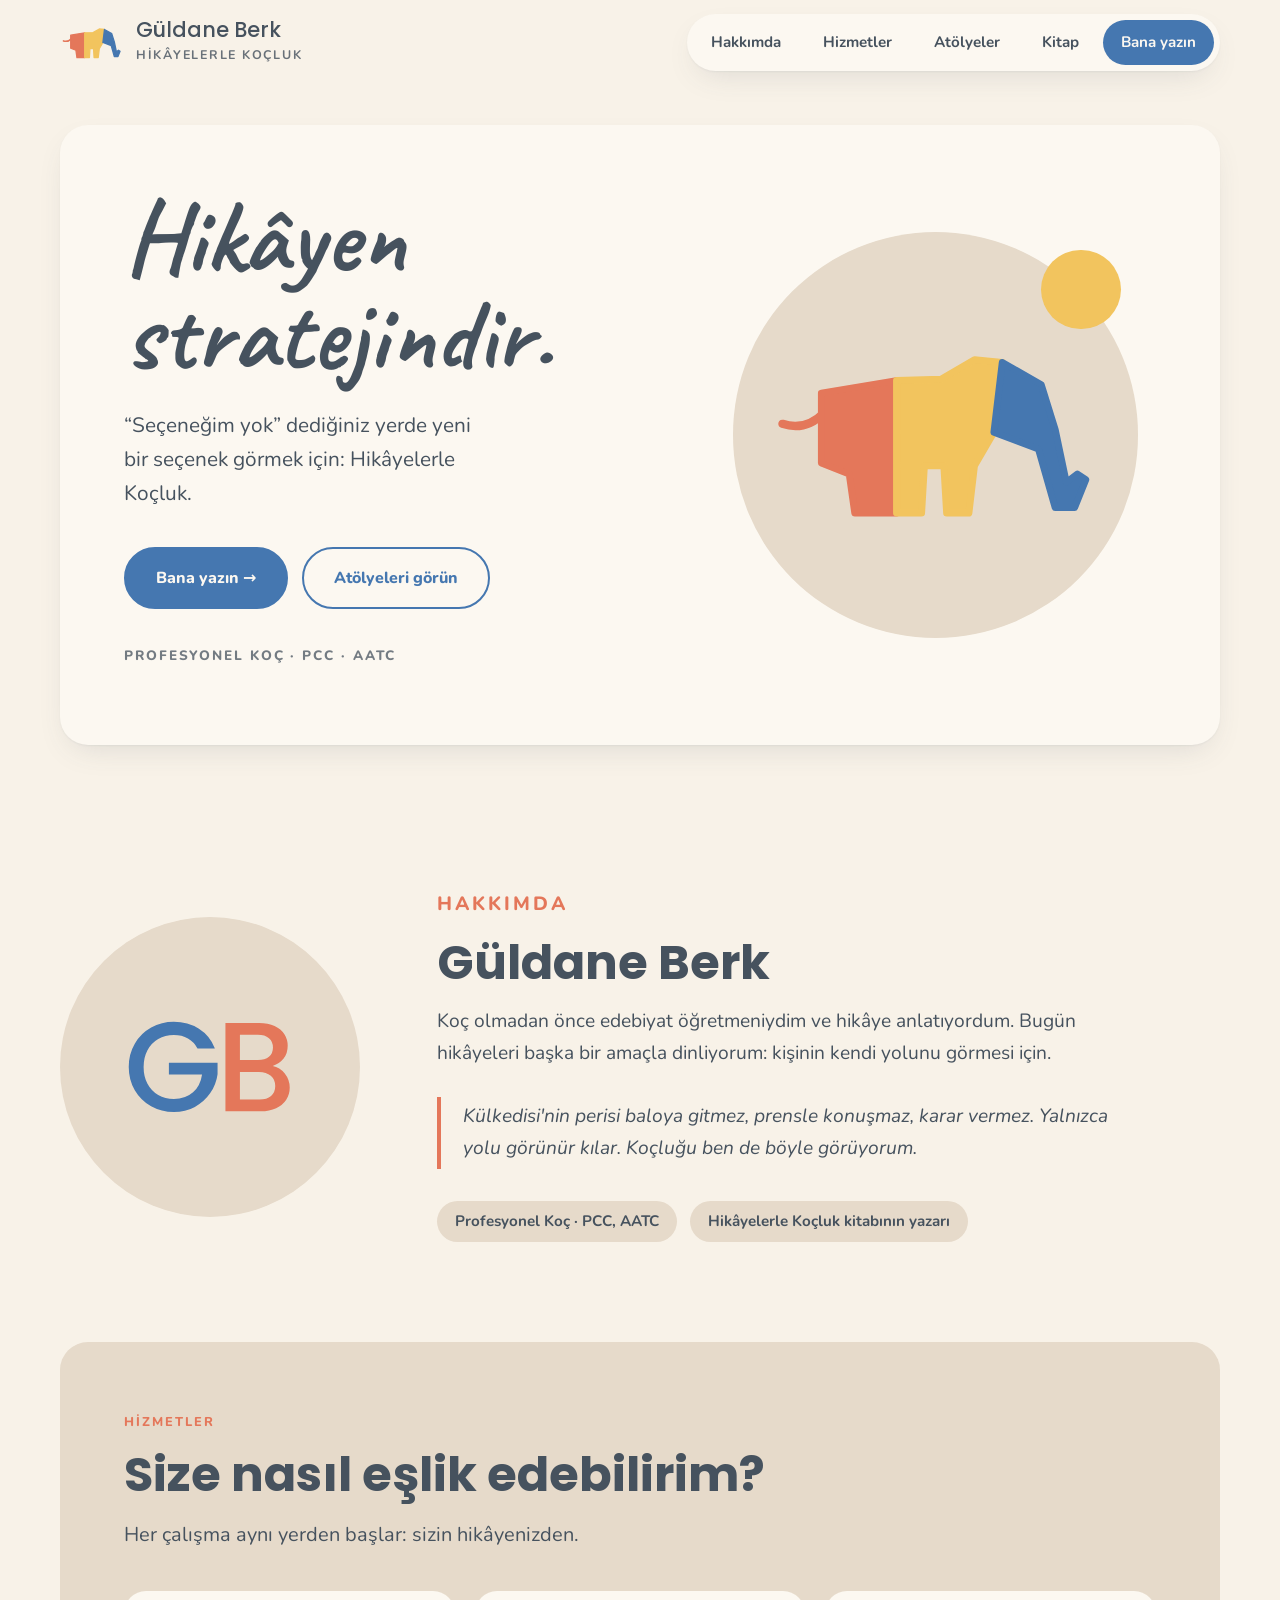
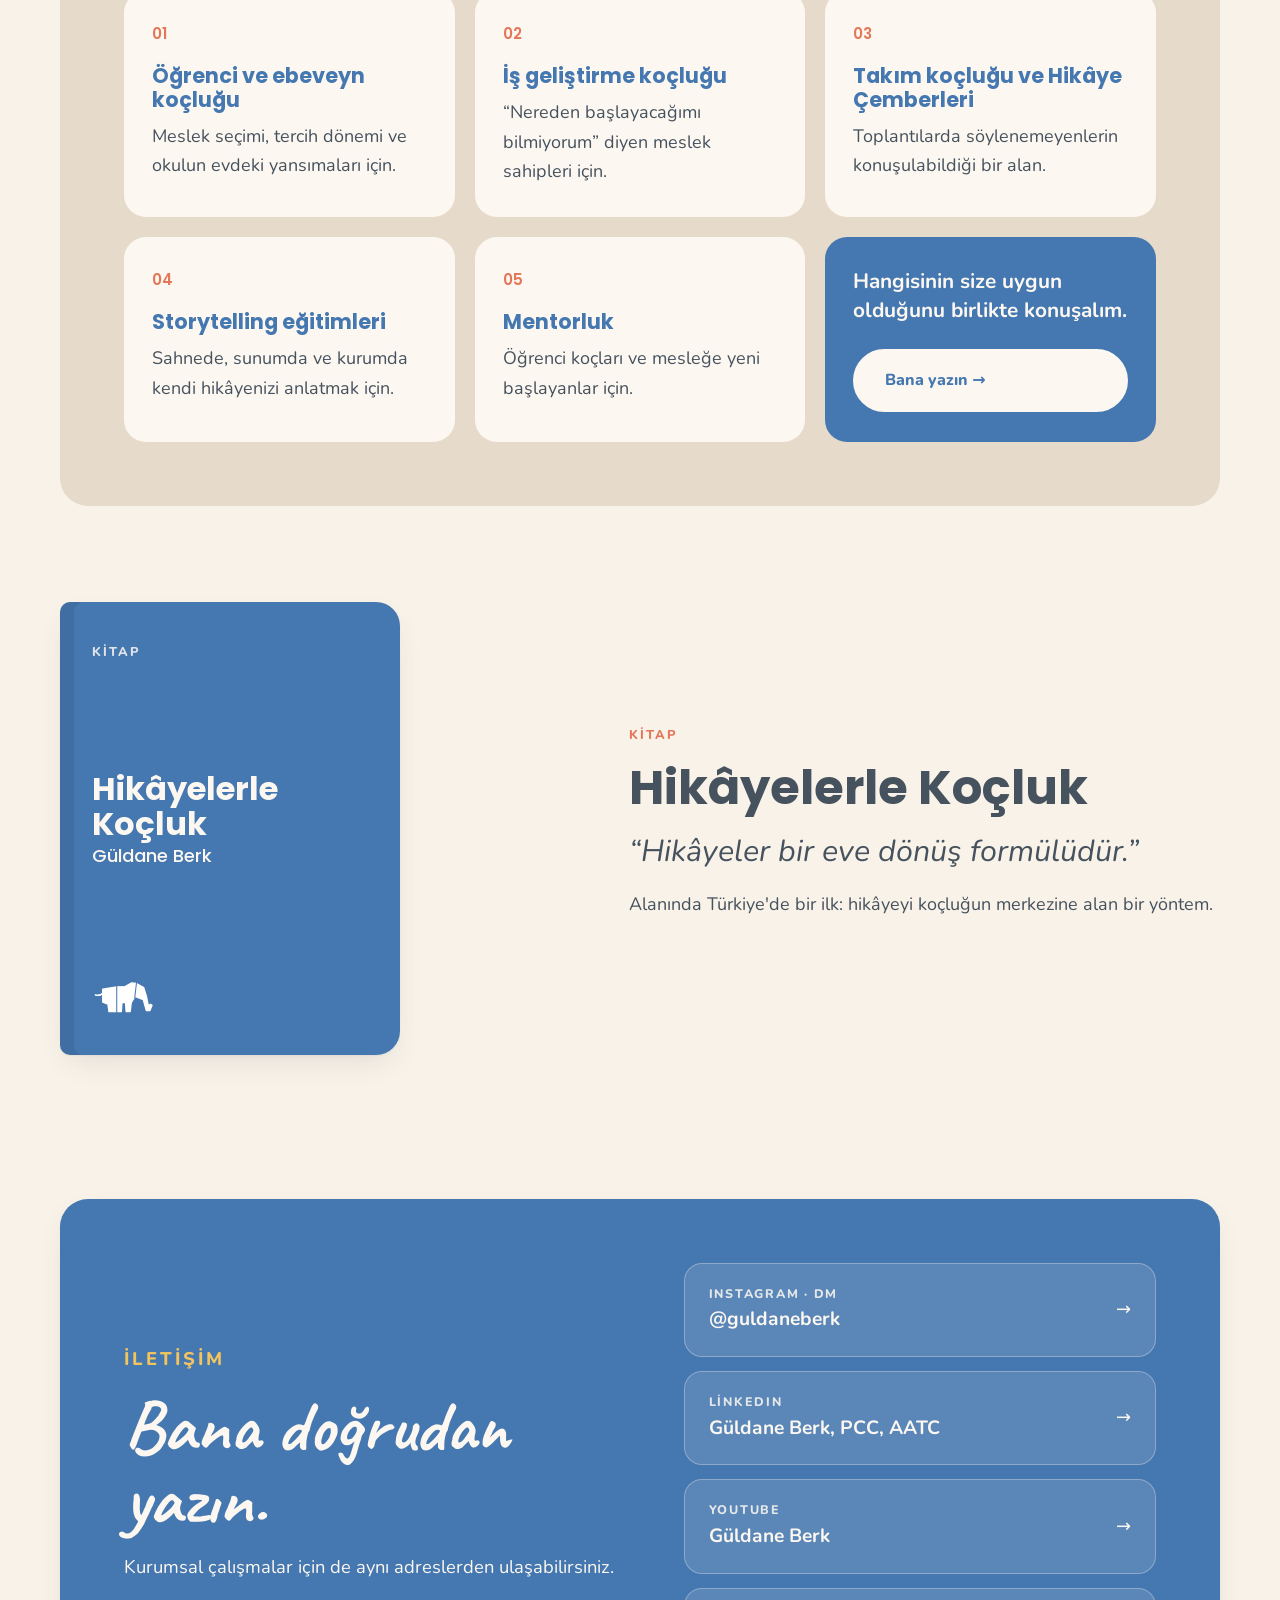
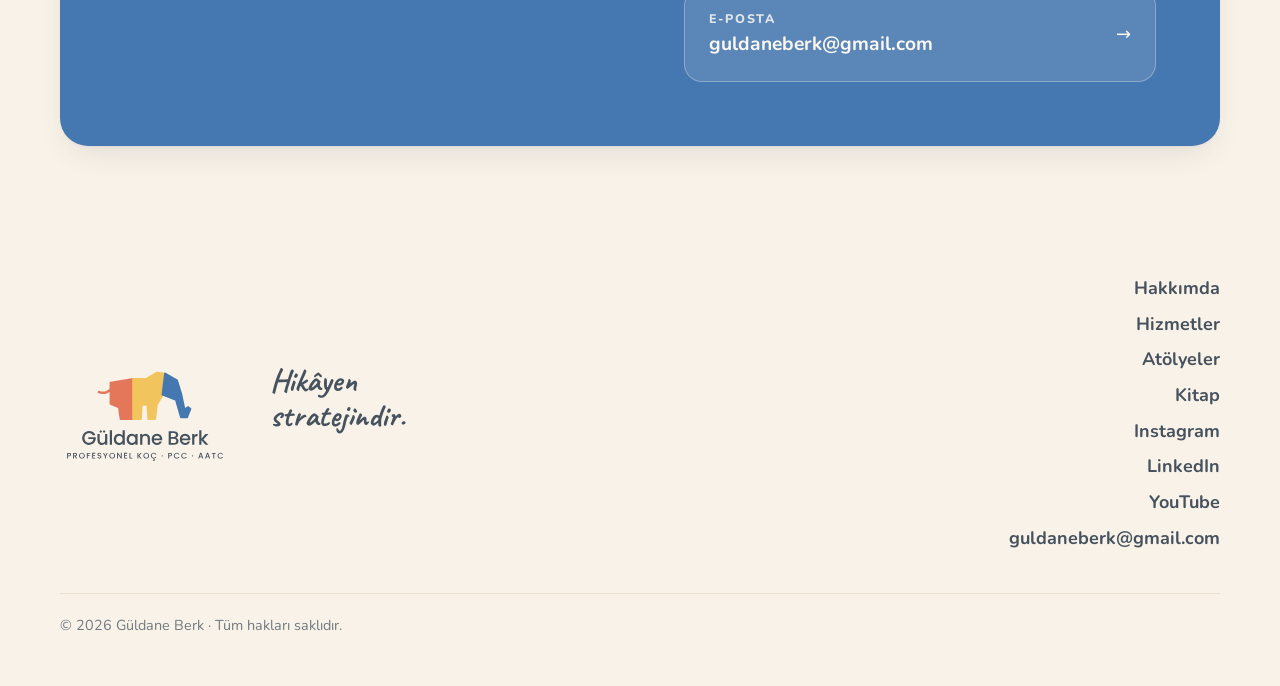
<file: index.html>
<!DOCTYPE html>
<html lang="tr">
<head>
  <meta charset="utf-8">
  <meta name="viewport" content="width=device-width, initial-scale=1">
  <title>Güldane Berk · Hikâyelerle Koçluk</title>
  <meta name="description" content="Profesyonel Koç Güldane Berk (PCC, AATC). Hikâyelerle Koçluk: öğrenci ve ebeveyn koçluğu, iş geliştirme koçluğu, takım koçluğu, storytelling eğitimleri ve atölyeler.">
  <meta name="theme-color" content="#F8F2E8">
  <link rel="icon" type="image/svg+xml" href="assets/img/monogram.svg">
  <link rel="icon" type="image/png" href="assets/img/favicon.png">
  <link rel="apple-touch-icon" href="assets/img/apple-touch-icon.png">
  <link rel="stylesheet" href="assets/css/site.css">
</head>
<body>
<header class="ust">
  <div class="kap">
    <a class="marka" href="./" aria-label="Güldane Berk ana sayfa">
      <img src="assets/img/fil.svg" alt="" width="64" height="36">
      <span><span class="marka-ad">Güldane Berk</span><span class="marka-alt">Hikâyelerle Koçluk</span></span>
    </a>
    <button class="menu-dugme" aria-expanded="false" aria-controls="menu" aria-label="Menüyü aç"><span></span><span></span><span></span></button>
    <ul class="menu" id="menu">
      <li><a href="#hakkimda">Hakkımda</a></li>
      <li><a href="#hizmetler">Hizmetler</a></li>
      <li><a href="atolyeler/">Atölyeler</a></li>
      <li><a href="#kitap">Kitap</a></li>
      <li><a class="yaz" href="#iletisim">Bana yazın</a></li>
    </ul>
  </div>
</header>

<main>

  <!-- 1. Giriş -->
  <section class="giris" id="giris">
    <div class="kap">
      <div class="panel">
        <div>
          <h1>Hikâyen stratejindir.</h1>
          <p class="alt">“Seçeneğim yok” dediğiniz yerde yeni bir seçenek görmek için: Hikâyelerle Koçluk.</p>
          <div class="dugmeler">
            <a class="dugme" href="https://ig.me/m/guldaneberk">Bana yazın →</a>
            <a class="dugme ikincil" href="atolyeler/">Atölyeleri görün</a>
          </div>
          <p class="unvan-satiri">Profesyonel Koç · PCC · AATC</p>
        </div>
        <div class="fil-sahne"><img src="assets/img/fil.svg" alt="" width="544" height="306"></div>
      </div>
    </div>
  </section>

  <!-- 2. Hakkımda -->
  <section class="hakkimda" id="hakkimda">
    <div class="kap icerik">
      <img class="monogram" src="assets/img/monogram.svg" alt="" width="300" height="300">
      <div class="metin">
        <p class="etiket">Hakkımda</p>
        <h2 class="bolum-baslik">Güldane Berk</h2>
        <p>Koç olmadan önce edebiyat öğretmeniydim ve hikâye anlatıyordum. Bugün hikâyeleri başka bir amaçla dinliyorum: kişinin kendi yolunu görmesi için.</p>
        <p class="peri">Külkedisi'nin perisi baloya gitmez, prensle konuşmaz, karar vermez. Yalnızca yolu görünür kılar. Koçluğu ben de böyle görüyorum.</p>
        <span class="rozet">Profesyonel Koç · PCC, AATC</span>
        <span class="rozet">Hikâyelerle Koçluk kitabının yazarı</span>
      </div>
    </div>
  </section>

  <!-- 3. Hizmetler -->
  <section class="hizmetler-dis" id="hizmetler">
    <div class="kap">
      <div class="hizmetler panel" style="box-shadow:none">
        <p class="etiket">Hizmetler</p>
        <h2 class="bolum-baslik">Size nasıl eşlik edebilirim?</h2>
        <p class="giris-metni">Her çalışma aynı yerden başlar: sizin hikâyenizden.</p>
        <div class="izgara">
          <article class="hizmet"><span class="no">01</span><h3>Öğrenci ve ebeveyn koçluğu</h3><p>Meslek seçimi, tercih dönemi ve okulun evdeki yansımaları için.</p></article>
          <article class="hizmet"><span class="no">02</span><h3>İş geliştirme koçluğu</h3><p>“Nereden başlayacağımı bilmiyorum” diyen meslek sahipleri için.</p></article>
          <article class="hizmet"><span class="no">03</span><h3>Takım koçluğu ve Hikâye Çemberleri</h3><p>Toplantılarda söylenemeyenlerin konuşulabildiği bir alan.</p></article>
          <article class="hizmet"><span class="no">04</span><h3>Storytelling eğitimleri</h3><p>Sahnede, sunumda ve kurumda kendi hikâyenizi anlatmak için.</p></article>
          <article class="hizmet"><span class="no">05</span><h3>Mentorluk</h3><p>Öğrenci koçları ve mesleğe yeni başlayanlar için.</p></article>
          <article class="hizmet davet"><p>Hangisinin size uygun olduğunu birlikte konuşalım.</p><a class="dugme beyaz" href="#iletisim">Bana yazın →</a></article>
        </div>
      </div>
    </div>
  </section>

  <!-- 4. Kitap -->
  <section class="kitap" id="kitap">
    <div class="kap icerik">
      <div class="kitap-kart" aria-hidden="true">
        <span class="kk-ust">Kitap</span>
        <div><div class="kk-ad">Hikâyelerle Koçluk</div><div class="kk-alt">Güldane Berk</div></div>
        <img src="assets/img/fil-beyaz.svg" alt="">
      </div>
      <div>
        <p class="etiket">Kitap</p>
        <h2 class="bolum-baslik">Hikâyelerle Koçluk</h2>
        <p class="alinti">“Hikâyeler bir eve dönüş formülüdür.”</p>
        <p>Alanında Türkiye'de bir ilk: hikâyeyi koçluğun merkezine alan bir yöntem.</p>
        <!-- Satış bağlantısı gelince açın: <a class="dugme" href="BAĞLANTI">Kitabı edinin →</a> -->
      </div>
    </div>
  </section>

  <!-- 5. İletişim -->
  <section class="iletisim" id="iletisim">
    <div class="kap">
      <div class="panel">
        <div>
          <p class="etiket">İletişim</p>
          <h2>Bana doğrudan yazın.</h2>
          <p>Kurumsal çalışmalar için de aynı adreslerden ulaşabilirsiniz.</p>
        </div>
        <div class="yollar">
          <a class="yol" href="https://ig.me/m/guldaneberk"><span><small>Instagram · DM</small><strong>@guldaneberk</strong></span><span aria-hidden="true">→</span></a>
          <a class="yol" href="https://www.linkedin.com/in/g%C3%BCldane-berk-pcc-aatc-b556441a4/"><span><small>LinkedIn</small><strong>Güldane Berk, PCC, AATC</strong></span><span aria-hidden="true">→</span></a>
          <a class="yol" href="https://www.youtube.com/@guldaneberk3611"><span><small>YouTube</small><strong>Güldane Berk</strong></span><span aria-hidden="true">→</span></a>
          <a class="yol" href="mailto:guldaneberk@gmail.com"><span><small>E-posta</small><strong>guldaneberk@gmail.com</strong></span><span aria-hidden="true">→</span></a>
        </div>
      </div>
    </div>
  </section>

</main>

<footer class="alt-bilgi">
  <div class="kap">
    <img class="logo-dikey" src="assets/img/logo-dikey.svg" alt="Güldane Berk · Profesyonel Koç · PCC · AATC" width="170" height="102">
    <p class="slogan">Hikâyen<br>stratejindir.</p>
    <nav aria-label="Alt menü">
      <a href="#hakkimda">Hakkımda</a>
      <a href="#hizmetler">Hizmetler</a>
      <a href="atolyeler/">Atölyeler</a>
      <a href="#kitap">Kitap</a>
      <a href="https://instagram.com/guldaneberk">Instagram</a>
      <a href="https://www.linkedin.com/in/g%C3%BCldane-berk-pcc-aatc-b556441a4/">LinkedIn</a>
      <a href="https://www.youtube.com/@guldaneberk3611">YouTube</a>
      <a href="mailto:guldaneberk@gmail.com">guldaneberk@gmail.com</a>
    </nav>
    <p class="telif">© 2026 Güldane Berk · Tüm hakları saklıdır.</p>
  </div>
</footer>

<script src="assets/js/menu.js"></script>
</body>
</html>
</file>
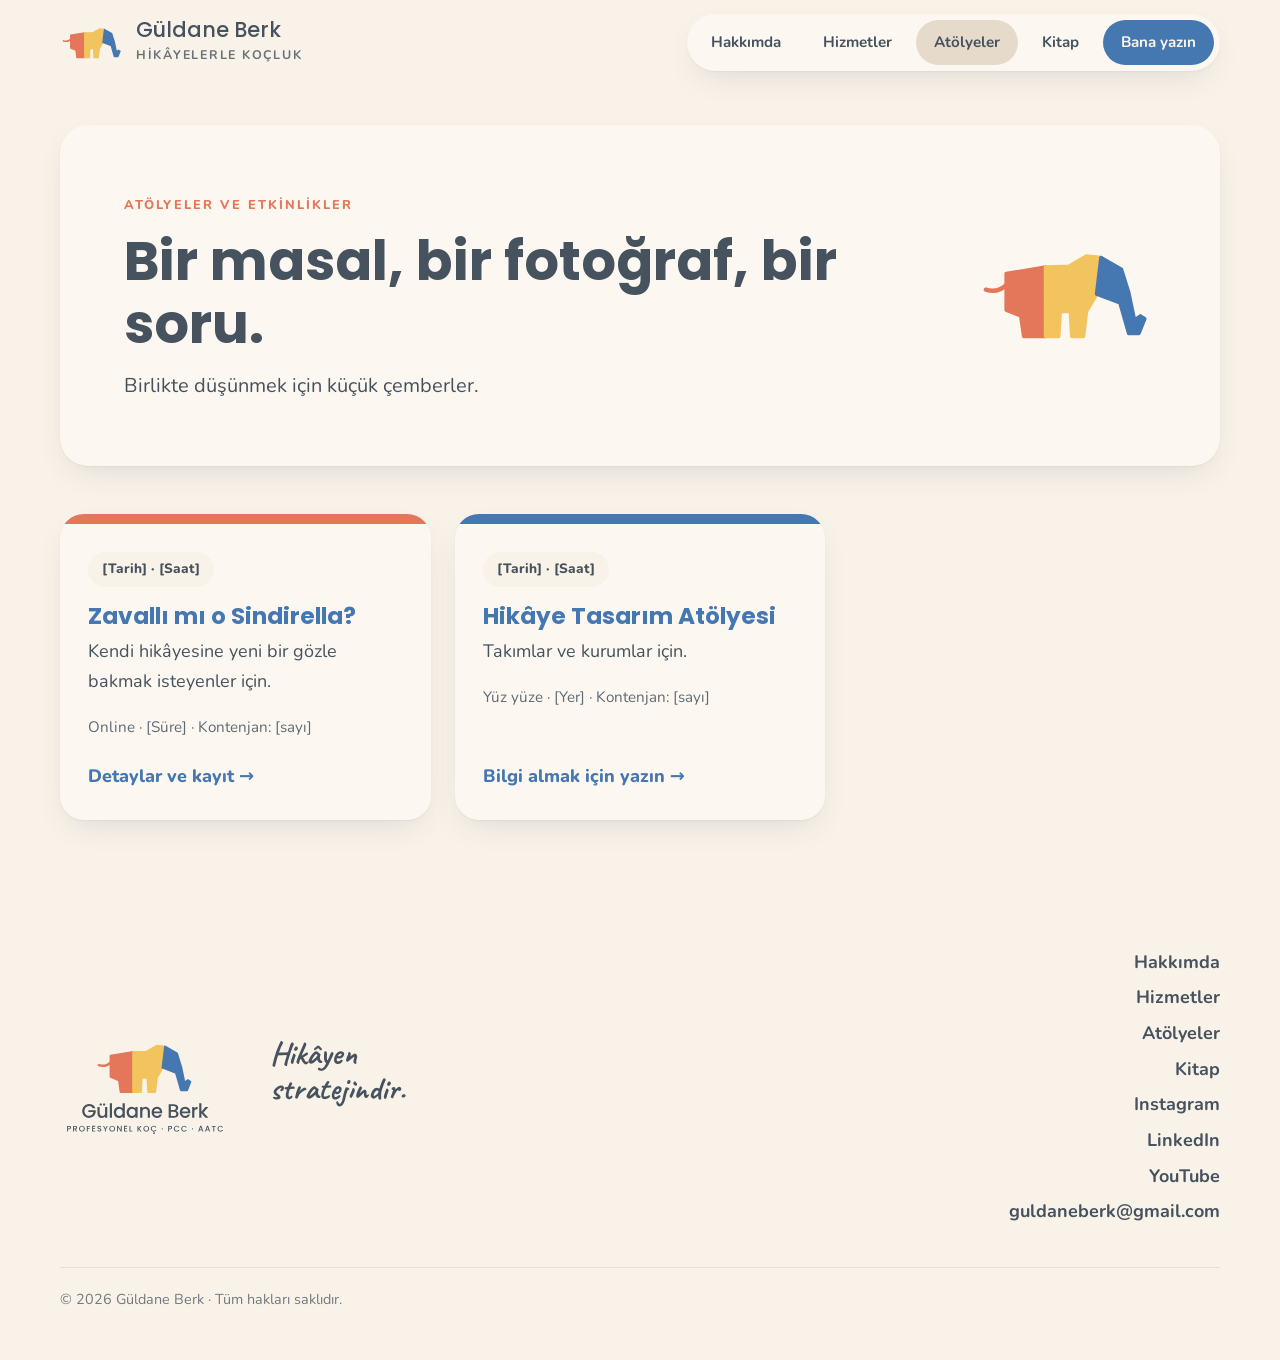
<file: atolyeler/index.html>
<!DOCTYPE html>
<html lang="tr">
<head>
  <meta charset="utf-8">
  <meta name="viewport" content="width=device-width, initial-scale=1">
  <title>Atölyeler ve Etkinlikler · Güldane Berk</title>
  <meta name="description" content="Güldane Berk'in atölyeleri ve etkinlikleri: bir masal, bir fotoğraf, bir soru. Birlikte düşünmek için küçük çemberler.">
  <meta name="theme-color" content="#F8F2E8">
  <link rel="icon" type="image/svg+xml" href="../assets/img/monogram.svg">
  <link rel="icon" type="image/png" href="../assets/img/favicon.png">
  <link rel="apple-touch-icon" href="../assets/img/apple-touch-icon.png">
  <link rel="stylesheet" href="../assets/css/site.css">
</head>
<body>
<header class="ust">
  <div class="kap">
    <a class="marka" href="../" aria-label="Güldane Berk ana sayfa">
      <img src="../assets/img/fil.svg" alt="" width="64" height="36">
      <span><span class="marka-ad">Güldane Berk</span><span class="marka-alt">Hikâyelerle Koçluk</span></span>
    </a>
    <button class="menu-dugme" aria-expanded="false" aria-controls="menu" aria-label="Menüyü aç"><span></span><span></span><span></span></button>
    <ul class="menu" id="menu">
      <li><a href="../#hakkimda">Hakkımda</a></li>
      <li><a href="../#hizmetler">Hizmetler</a></li>
      <li><a href="../atolyeler/" aria-current="page">Atölyeler</a></li>
      <li><a href="../#kitap">Kitap</a></li>
      <li><a class="yaz" href="../#iletisim">Bana yazın</a></li>
    </ul>
  </div>
</header>

<main>
  <section class="sayfa-ust">
    <div class="kap">
      <div class="panel">
        <div>
          <p class="etiket">Atölyeler ve Etkinlikler</p>
          <h1>Bir masal, bir fotoğraf, bir soru.</h1>
          <p class="giris-metni" style="margin:0">Birlikte düşünmek için küçük çemberler.</p>
        </div>
        <img src="../assets/img/fil.svg" alt="" width="180" height="101">
      </div>
    </div>
  </section>

  <section style="padding-top:24px">
    <div class="kap">
      <!--
        YENİ ETKİNLİK: bir <a class="kart"> bloğunu kopyalayın ve bilgileri değiştirin.
        Etkinlik sayfası için atolyeler/zavalli-mi-o-sindirella/ klasörünü kopyalayıp yeniden adlandırın.
        Bant rengi: kart-bant (mercan), kart-bant gok, kart-bant gunes.
      -->
      <div class="kartlar">

        <a class="kart" href="zavalli-mi-o-sindirella/">
          <div class="kart-bant"></div>
          <div class="kart-ic">
            <span class="tarih-rozet">[Tarih] · [Saat]</span>
            <h3>Zavallı mı o Sindirella?</h3>
            <p class="kimler">Kendi hikâyesine yeni bir gözle bakmak isteyenler için.</p>
            <p class="bicim">Online · [Süre] · Kontenjan: [sayı]</p>
            <span class="ileri">Detaylar ve kayıt →</span>
          </div>
        </a>

        <a class="kart" href="https://ig.me/m/guldaneberk">
          <div class="kart-bant gok"></div>
          <div class="kart-ic">
            <span class="tarih-rozet">[Tarih] · [Saat]</span>
            <h3>Hikâye Tasarım Atölyesi</h3>
            <p class="kimler">Takımlar ve kurumlar için.</p>
            <p class="bicim">Yüz yüze · [Yer] · Kontenjan: [sayı]</p>
            <span class="ileri">Bilgi almak için yazın →</span>
          </div>
        </a>

      </div>
    </div>
  </section>
</main>

<footer class="alt-bilgi">
  <div class="kap">
    <img class="logo-dikey" src="../assets/img/logo-dikey.svg" alt="Güldane Berk · Profesyonel Koç · PCC · AATC" width="170" height="102">
    <p class="slogan">Hikâyen<br>stratejindir.</p>
    <nav aria-label="Alt menü">
      <a href="../#hakkimda">Hakkımda</a>
      <a href="../#hizmetler">Hizmetler</a>
      <a href="../atolyeler/">Atölyeler</a>
      <a href="../#kitap">Kitap</a>
      <a href="https://instagram.com/guldaneberk">Instagram</a>
      <a href="https://www.linkedin.com/in/g%C3%BCldane-berk-pcc-aatc-b556441a4/">LinkedIn</a>
      <a href="https://www.youtube.com/@guldaneberk3611">YouTube</a>
      <a href="mailto:guldaneberk@gmail.com">guldaneberk@gmail.com</a>
    </nav>
    <p class="telif">© 2026 Güldane Berk · Tüm hakları saklıdır.</p>
  </div>
</footer>

<script src="../assets/js/menu.js"></script>
</body>
</html>
</file>
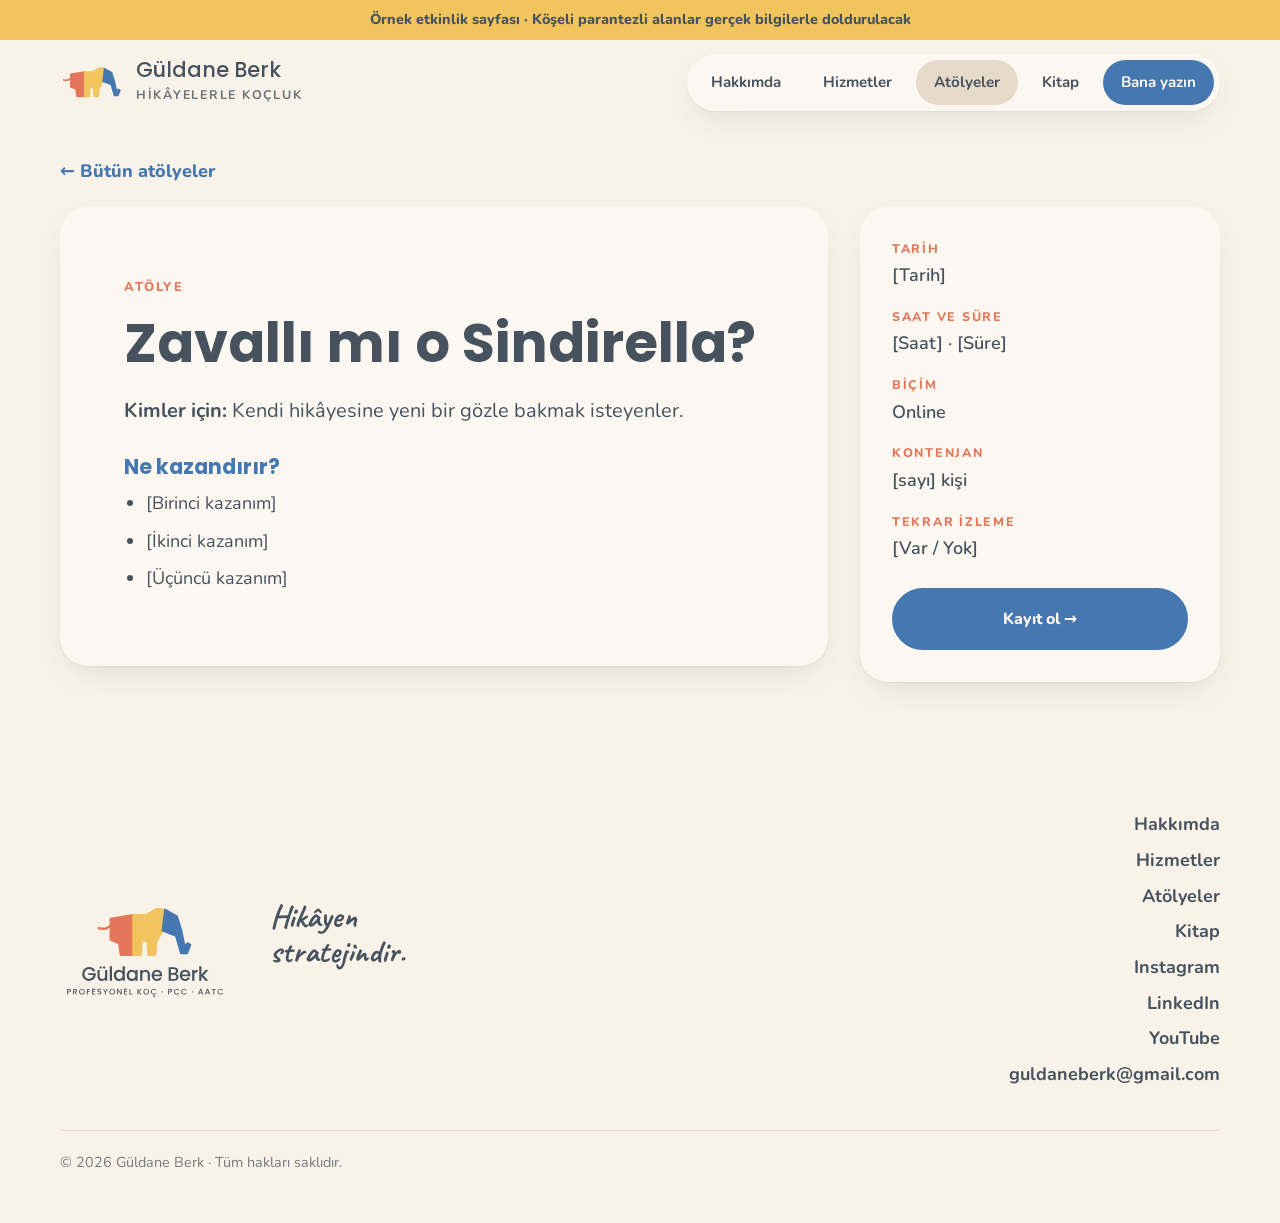
<file: atolyeler/zavalli-mi-o-sindirella/index.html>
<!DOCTYPE html>
<html lang="tr">
<head>
  <meta charset="utf-8">
  <meta name="viewport" content="width=device-width, initial-scale=1">
  <title>Zavallı mı o Sindirella? · Güldane Berk</title>
  <meta name="description" content="Zavallı mı o Sindirella? Güldane Berk ile masal temelli atölye.">
  <!-- Bilgiler kesinleşene kadar arama motorlarında görünmesin: -->
  <meta name="robots" content="noindex">
  <meta name="theme-color" content="#F8F2E8">
  <link rel="icon" type="image/svg+xml" href="../../assets/img/monogram.svg">
  <link rel="icon" type="image/png" href="../../assets/img/favicon.png">
  <link rel="apple-touch-icon" href="../../assets/img/apple-touch-icon.png">
  <link rel="stylesheet" href="../../assets/css/site.css">
</head>
<body>
<div class="taslak-uyari">Örnek etkinlik sayfası · Köşeli parantezli alanlar gerçek bilgilerle doldurulacak</div>

<header class="ust">
  <div class="kap">
    <a class="marka" href="../../" aria-label="Güldane Berk ana sayfa">
      <img src="../../assets/img/fil.svg" alt="" width="64" height="36">
      <span><span class="marka-ad">Güldane Berk</span><span class="marka-alt">Hikâyelerle Koçluk</span></span>
    </a>
    <button class="menu-dugme" aria-expanded="false" aria-controls="menu" aria-label="Menüyü aç"><span></span><span></span><span></span></button>
    <ul class="menu" id="menu">
      <li><a href="../../#hakkimda">Hakkımda</a></li>
      <li><a href="../../#hizmetler">Hizmetler</a></li>
      <li><a href="../../atolyeler/" aria-current="page">Atölyeler</a></li>
      <li><a href="../../#kitap">Kitap</a></li>
      <li><a class="yaz" href="../../#iletisim">Bana yazın</a></li>
    </ul>
  </div>
</header>

<main>
  <section class="etkinlik" style="padding-top:24px">
    <div class="kap">
      <a class="geri" href="../">← Bütün atölyeler</a>
      <div class="duzen">
        <div class="panel">
          <p class="etiket">Atölye</p>
          <h1>Zavallı mı o Sindirella?</h1>
          <p style="font-size:1.25rem"><strong>Kimler için:</strong> Kendi hikâyesine yeni bir gözle bakmak isteyenler.</p>
          <h2>Ne kazandırır?</h2>
          <ul class="kazanim">
            <li>[Birinci kazanım]</li>
            <li>[İkinci kazanım]</li>
            <li>[Üçüncü kazanım]</li>
          </ul>
        </div>
        <aside class="panel bilgi-kart" style="padding:32px">
          <dl>
            <div><dt>Tarih</dt><dd>[Tarih]</dd></div>
            <div><dt>Saat ve süre</dt><dd>[Saat] · [Süre]</dd></div>
            <div><dt>Biçim</dt><dd>Online</dd></div>
            <div><dt>Kontenjan</dt><dd>[sayı] kişi</dd></div>
            <div><dt>Tekrar izleme</dt><dd>[Var / Yok]</dd></div>
          </dl>
          <!-- Ödeme bağlantısı gelince href'i değiştirin -->
          <a class="dugme" href="https://ig.me/m/guldaneberk">Kayıt ol →</a>
        </aside>
      </div>
    </div>
  </section>
</main>

<footer class="alt-bilgi">
  <div class="kap">
    <img class="logo-dikey" src="../../assets/img/logo-dikey.svg" alt="Güldane Berk · Profesyonel Koç · PCC · AATC" width="170" height="102">
    <p class="slogan">Hikâyen<br>stratejindir.</p>
    <nav aria-label="Alt menü">
      <a href="../../#hakkimda">Hakkımda</a>
      <a href="../../#hizmetler">Hizmetler</a>
      <a href="../../atolyeler/">Atölyeler</a>
      <a href="../../#kitap">Kitap</a>
      <a href="https://instagram.com/guldaneberk">Instagram</a>
      <a href="https://www.linkedin.com/in/g%C3%BCldane-berk-pcc-aatc-b556441a4/">LinkedIn</a>
      <a href="https://www.youtube.com/@guldaneberk3611">YouTube</a>
      <a href="mailto:guldaneberk@gmail.com">guldaneberk@gmail.com</a>
    </nav>
    <p class="telif">© 2026 Güldane Berk · Tüm hakları saklıdır.</p>
  </div>
</footer>

<script src="../../assets/js/menu.js"></script>
</body>
</html>
</file>
<file: assets/css/site.css>
/* guldaneberk.com — Sıcak Düzen */

@font-face { font-family: "Poppins"; src: url("../fonts/poppins-regular.woff") format("woff"); font-weight: 400; font-display: swap; }
@font-face { font-family: "Poppins"; src: url("../fonts/poppins-medium.woff") format("woff"); font-weight: 500; font-display: swap; }
@font-face { font-family: "Poppins"; src: url("../fonts/poppins-semibold.woff") format("woff"); font-weight: 600; font-display: swap; }
@font-face { font-family: "Poppins"; src: url("../fonts/poppins-bold.woff") format("woff"); font-weight: 700; font-display: swap; }
@font-face { font-family: "Caveat"; src: url("../fonts/caveat.woff") format("woff"); font-weight: 400 700; font-display: swap; }
@font-face { font-family: "Nunito"; src: url("../fonts/nunito.woff") format("woff"); font-weight: 200 1000; font-style: normal; font-display: swap; }
@font-face { font-family: "Nunito"; src: url("../fonts/nunito-italic.woff") format("woff"); font-weight: 200 1000; font-style: italic; font-display: swap; }

:root {
  --gok: #4577B0;      /* Gök Mavisi — ana renk */
  --gok-koyu: #3A6699;
  --mercan: #E4775A;   /* Mercan — vurgu */
  --gunes: #F2C45E;    /* Güneş — ikinci vurgu */
  --murekkep: #46525E; /* Mürekkep Gri — bütün metinler */
  --kum: #E6DACA;      /* Kum — çerçeve, ikincil zemin */
  --kagit: #F8F2E8;    /* Defter Kâğıdı — zemin */
  --kart: #FCF8F1;     /* Açık kart */
  --genislik: 1160px;
  --yuvarlak: 28px;
  --golge: 0 1px 2px rgba(70, 82, 94, 0.06), 0 12px 32px -12px rgba(70, 82, 94, 0.18);
  --baslik: "Poppins", system-ui, sans-serif;
  --elyazisi: "Caveat", cursive;
  --govde: "Nunito", system-ui, sans-serif;
}

* { box-sizing: border-box; }
html { scroll-behavior: smooth; scroll-padding-top: 96px; }
body {
  margin: 0; background: var(--kagit); color: var(--murekkep);
  font-family: var(--govde); font-size: 1.125rem; line-height: 1.65;
  -webkit-font-smoothing: antialiased;
}
img { max-width: 100%; display: block; }
a { color: var(--gok); }
a:focus-visible, button:focus-visible { outline: 2px solid var(--gok); outline-offset: 3px; border-radius: 6px; }
p { margin: 0 0 1em; }
h1, h2, h3 { font-family: var(--baslik); font-weight: 700; line-height: 1.15; margin: 0; }

.kap { width: min(100% - 48px, var(--genislik)); margin-inline: auto; }

/* ───────── Üst menü ───────── */
.ust { position: sticky; top: 0; z-index: 20; padding: 14px 0; background: var(--kagit); transition: box-shadow .2s; }
.ust.golgeli { box-shadow: 0 6px 24px -14px rgba(70, 82, 94, 0.35); }
.ust .kap { display: flex; align-items: center; justify-content: space-between; gap: 24px; }
.marka { display: flex; align-items: center; gap: 12px; text-decoration: none; color: var(--murekkep); }
.marka img { width: 64px; height: auto; }
.marka-ad { font-family: var(--baslik); font-weight: 500; font-size: 1.3rem; line-height: 1.1; display: block; }
.marka-alt { font-size: 0.78rem; font-weight: 700; letter-spacing: 0.14em; text-transform: uppercase; opacity: .8; display: block; margin-top: 3px; }

.menu { display: flex; align-items: center; gap: 6px; list-style: none; margin: 0; padding: 6px; background: var(--kart); border-radius: 999px; box-shadow: var(--golge); }
.menu a {
  display: block; padding: 10px 18px; border-radius: 999px;
  font-weight: 700; font-size: 0.95rem; text-decoration: none; color: var(--murekkep);
}
.menu a:hover { background: var(--kagit); }
.menu a[aria-current="page"] { background: var(--kum); }
.menu a.yaz { background: var(--gok); color: var(--kart); }
.menu a.yaz:hover { background: var(--gok-koyu); }
.menu-dugme { display: none; background: var(--kart); border: 0; border-radius: 999px; padding: 12px 14px; cursor: pointer; color: var(--murekkep); box-shadow: var(--golge); }
.menu-dugme span { display: block; width: 22px; height: 2px; background: currentColor; margin: 4px 0; border-radius: 2px; }

@media (max-width: 920px) {
  .menu-dugme { display: block; }
  .menu {
    display: none; position: absolute; top: calc(100% + 4px); left: 16px; right: 16px;
    flex-direction: column; align-items: stretch; border-radius: 22px; padding: 10px;
  }
  .menu.acik { display: flex; }
  .menu a { padding: 14px 18px; font-size: 1.05rem; }
  .marka-alt { display: none; }
}

/* ───────── Ortak ───────── */
section { padding: 72px 0; }
.etiket {
  display: inline-block; font-weight: 800; font-size: 0.8rem; letter-spacing: 0.16em; text-transform: uppercase;
  color: var(--mercan); margin: 0 0 14px;
}
.bolum-baslik { font-size: clamp(2rem, 4.2vw, 3rem); margin-bottom: 16px; }
.giris-metni { font-size: 1.25rem; max-width: 46ch; margin-bottom: 40px; }

.dugme {
  display: inline-flex; align-items: center; gap: 10px;
  background: var(--gok); color: var(--kart); font-weight: 800; font-size: 1rem;
  text-decoration: none; padding: 16px 30px; border-radius: 999px; border: 2px solid var(--gok);
  transition: background .15s, color .15s, transform .15s;
}
.dugme:hover { background: var(--gok-koyu); border-color: var(--gok-koyu); transform: translateY(-1px); }
.dugme.ikincil { background: transparent; color: var(--gok); }
.dugme.ikincil:hover { background: var(--gok); color: var(--kart); }
.dugme.beyaz { background: var(--kart); color: var(--gok); border-color: var(--kart); }
.dugme.beyaz:hover { background: var(--kagit); }
.dugmeler { display: flex; gap: 14px; flex-wrap: wrap; }

.panel { background: var(--kart); border-radius: var(--yuvarlak); box-shadow: var(--golge); padding: clamp(32px, 5vw, 64px); }

/* ───────── Giriş ───────── */
.giris { padding: 40px 0 72px; }
.giris .panel {
  display: grid; grid-template-columns: 1.25fr 1fr; align-items: center; gap: 40px;
  background: var(--kart);
}
.giris h1 { font-family: var(--elyazisi); font-size: clamp(3.6rem, 8vw, 6.4rem); line-height: 0.95; margin-bottom: 24px; }
.giris .alt { font-size: 1.3rem; max-width: 30ch; margin-bottom: 36px; }
.giris .unvan-satiri { margin-top: 36px; font-size: 0.85rem; font-weight: 800; letter-spacing: 0.14em; text-transform: uppercase; opacity: .75; }
.fil-sahne { position: relative; aspect-ratio: 1; display: grid; place-items: center; }
.fil-sahne::before { content: ""; position: absolute; inset: 4%; background: var(--kum); border-radius: 50%; }
.fil-sahne::after { content: ""; position: absolute; width: 18%; aspect-ratio: 1; top: 8%; right: 8%; background: var(--gunes); border-radius: 50%; }
.fil-sahne img { position: relative; width: 78%; }
@media (max-width: 820px) {
  .giris .panel { grid-template-columns: 1fr; }
  .fil-sahne { max-width: 280px; order: -1; }
}

/* ───────── Hakkımda ───────── */
.hakkimda .icerik { display: grid; grid-template-columns: 300px 1fr; gap: clamp(32px, 6vw, 80px); align-items: center; }
.hakkimda .monogram { width: 100%; max-width: 300px; }
.hakkimda .metin p { font-size: 1.2rem; max-width: 58ch; }
.hakkimda .peri {
  font-family: var(--govde); font-style: italic; font-size: 1.3rem; border-left: 4px solid var(--mercan);
  padding: 4px 0 4px 22px; margin: 28px 0;
}
.rozet { display: inline-block; background: var(--kum); border-radius: 999px; padding: 8px 18px; font-weight: 700; font-size: 0.95rem; margin: 4px 8px 4px 0; }
@media (max-width: 760px) { .hakkimda .icerik { grid-template-columns: 1fr; } .hakkimda .monogram { max-width: 160px; } }

/* ───────── Hizmetler ───────── */
.hizmetler { background: var(--kum); border-radius: var(--yuvarlak); }
.hizmetler-dis { padding: 24px 0; }
.izgara { display: grid; grid-template-columns: repeat(3, 1fr); gap: 20px; }
@media (max-width: 960px) { .izgara { grid-template-columns: repeat(2, 1fr); } }
@media (max-width: 620px) { .izgara { grid-template-columns: 1fr; } }
.hizmet { background: var(--kart); border-radius: 22px; padding: 30px 28px; display: flex; flex-direction: column; }
.hizmet .no { font-family: var(--baslik); font-weight: 600; color: var(--mercan); font-size: 0.95rem; margin-bottom: 18px; }
.hizmet h3 { font-size: 1.3rem; color: var(--gok); margin-bottom: 10px; }
.hizmet p { margin: 0; }
.hizmet.davet { background: var(--gok); color: var(--kart); justify-content: space-between; gap: 24px; }
.hizmet.davet p { font-size: 1.3rem; font-weight: 700; line-height: 1.4; }

/* ───────── Kitap ───────── */
.kitap .icerik { display: grid; grid-template-columns: 1fr 1.2fr; gap: clamp(32px, 6vw, 80px); align-items: center; }
.kitap-kart {
  background: var(--gok); color: var(--kart); border-radius: 10px 24px 24px 10px; aspect-ratio: 3 / 4; max-width: 340px;
  padding: 40px 32px; display: flex; flex-direction: column; justify-content: space-between;
  box-shadow: inset 14px 0 0 rgba(0, 0, 0, 0.08), var(--golge);
}
.kitap-kart .kk-ust { font-size: 0.8rem; font-weight: 800; letter-spacing: 0.16em; text-transform: uppercase; opacity: .85; }
.kitap-kart .kk-ad { font-family: var(--baslik); font-weight: 700; font-size: 2rem; line-height: 1.1; }
.kitap-kart .kk-alt { font-family: var(--baslik); font-weight: 500; }
.kitap-kart img { width: 64px; }
.alinti { font-style: italic; font-size: clamp(1.4rem, 2.6vw, 1.9rem); line-height: 1.35; margin-bottom: 18px; }
@media (max-width: 760px) { .kitap .icerik { grid-template-columns: 1fr; } .kitap-kart { max-width: 240px; } }

/* ───────── İletişim ───────── */
.iletisim .panel { background: var(--gok); color: var(--kart); display: grid; grid-template-columns: 1.1fr 1fr; gap: 40px; align-items: center; }
.iletisim .etiket { color: var(--gunes); }
.iletisim h2 { font-family: var(--elyazisi); font-size: clamp(3rem, 6vw, 4.6rem); line-height: 1; margin-bottom: 16px; }
.iletisim p { font-size: 1.15rem; }
.yollar { display: grid; gap: 14px; }
.yol {
  display: flex; align-items: center; justify-content: space-between; gap: 16px;
  background: rgba(252, 248, 241, 0.12); border: 1px solid rgba(252, 248, 241, 0.3); border-radius: 18px;
  padding: 20px 24px; color: var(--kart); text-decoration: none; transition: background .15s;
}
.yol:hover { background: rgba(252, 248, 241, 0.22); }
.yol small { display: block; font-size: 0.78rem; font-weight: 800; letter-spacing: 0.14em; text-transform: uppercase; opacity: .85; }
.yol strong { font-size: 1.2rem; }
@media (max-width: 820px) { .iletisim .panel { grid-template-columns: 1fr; } }

/* ───────── Atölyeler ───────── */
.sayfa-ust { padding: 40px 0 24px; }
.sayfa-ust .panel { display: grid; grid-template-columns: 1fr auto; gap: 32px; align-items: center; }
.sayfa-ust h1 { font-size: clamp(2.2rem, 5vw, 3.4rem); margin-bottom: 14px; }
.sayfa-ust .panel img { width: 180px; }
@media (max-width: 700px) { .sayfa-ust .panel { grid-template-columns: 1fr; } .sayfa-ust .panel img { display: none; } }

.kartlar { display: grid; grid-template-columns: repeat(auto-fill, minmax(330px, 1fr)); gap: 24px; }
.kart {
  background: var(--kart); border-radius: 24px; box-shadow: var(--golge); overflow: hidden;
  display: flex; flex-direction: column; text-decoration: none; color: var(--murekkep); transition: transform .15s;
}
a.kart:hover { transform: translateY(-3px); }
.kart-bant { height: 10px; background: var(--mercan); }
.kart-bant.gok { background: var(--gok); }
.kart-bant.gunes { background: var(--gunes); }
.kart-ic { padding: 28px; display: flex; flex-direction: column; flex: 1; }
.tarih-rozet { align-self: flex-start; background: var(--kagit); border-radius: 999px; padding: 6px 14px; font-weight: 800; font-size: 0.85rem; margin-bottom: 16px; }
.kart h3 { font-size: 1.45rem; color: var(--gok); margin-bottom: 8px; }
.kart .kimler { margin-bottom: 18px; }
.kart .bicim { font-size: 0.95rem; opacity: .85; margin: 0; }
.kart .ileri { margin-top: auto; padding-top: 22px; font-weight: 800; color: var(--gok); }

/* ───────── Etkinlik sayfası ───────── */
.etkinlik .duzen { display: grid; grid-template-columns: 1fr 360px; gap: 32px; align-items: start; }
.etkinlik h1 { font-size: clamp(2.3rem, 5vw, 3.4rem); margin-bottom: 20px; }
.etkinlik .panel h2 { font-size: 1.3rem; color: var(--gok); margin: 28px 0 10px; }
.kazanim { padding-left: 1.2em; margin: 0; }
.kazanim li { margin-bottom: 8px; }
.bilgi-kart { position: sticky; top: 112px; }
.bilgi-kart dl { margin: 0 0 24px; display: grid; gap: 16px; }
.bilgi-kart dt { font-weight: 800; font-size: 0.78rem; letter-spacing: 0.14em; text-transform: uppercase; color: var(--mercan); }
.bilgi-kart dd { margin: 2px 0 0; font-weight: 600; }
.bilgi-kart .dugme { width: 100%; justify-content: center; }
.geri { display: inline-block; margin: 8px 0 20px; font-weight: 800; text-decoration: none; }
.taslak-uyari { background: var(--gunes); text-align: center; font-size: 0.9rem; font-weight: 800; padding: 8px 16px; }
@media (max-width: 900px) { .etkinlik .duzen { grid-template-columns: 1fr; } .bilgi-kart { position: static; } }

/* ───────── Alt bilgi ───────── */
.alt-bilgi { padding: 56px 0 48px; }
.alt-bilgi .kap { display: grid; grid-template-columns: auto 1fr auto; gap: 40px; align-items: center; }
.alt-bilgi .logo-dikey { width: 170px; }
.alt-bilgi .slogan { font-family: var(--elyazisi); font-weight: 700; font-size: 2rem; line-height: 1.1; }
.alt-bilgi nav { display: grid; gap: 6px; text-align: right; }
.alt-bilgi nav a { color: var(--murekkep); text-decoration: none; font-weight: 700; }
.alt-bilgi nav a:hover { color: var(--gok); }
.alt-bilgi .telif { grid-column: 1 / -1; font-size: 0.9rem; opacity: .75; border-top: 1px solid var(--kum); padding-top: 20px; margin: 0; }
@media (max-width: 760px) { .alt-bilgi .kap { grid-template-columns: 1fr; } .alt-bilgi nav { text-align: left; } }
</file>
